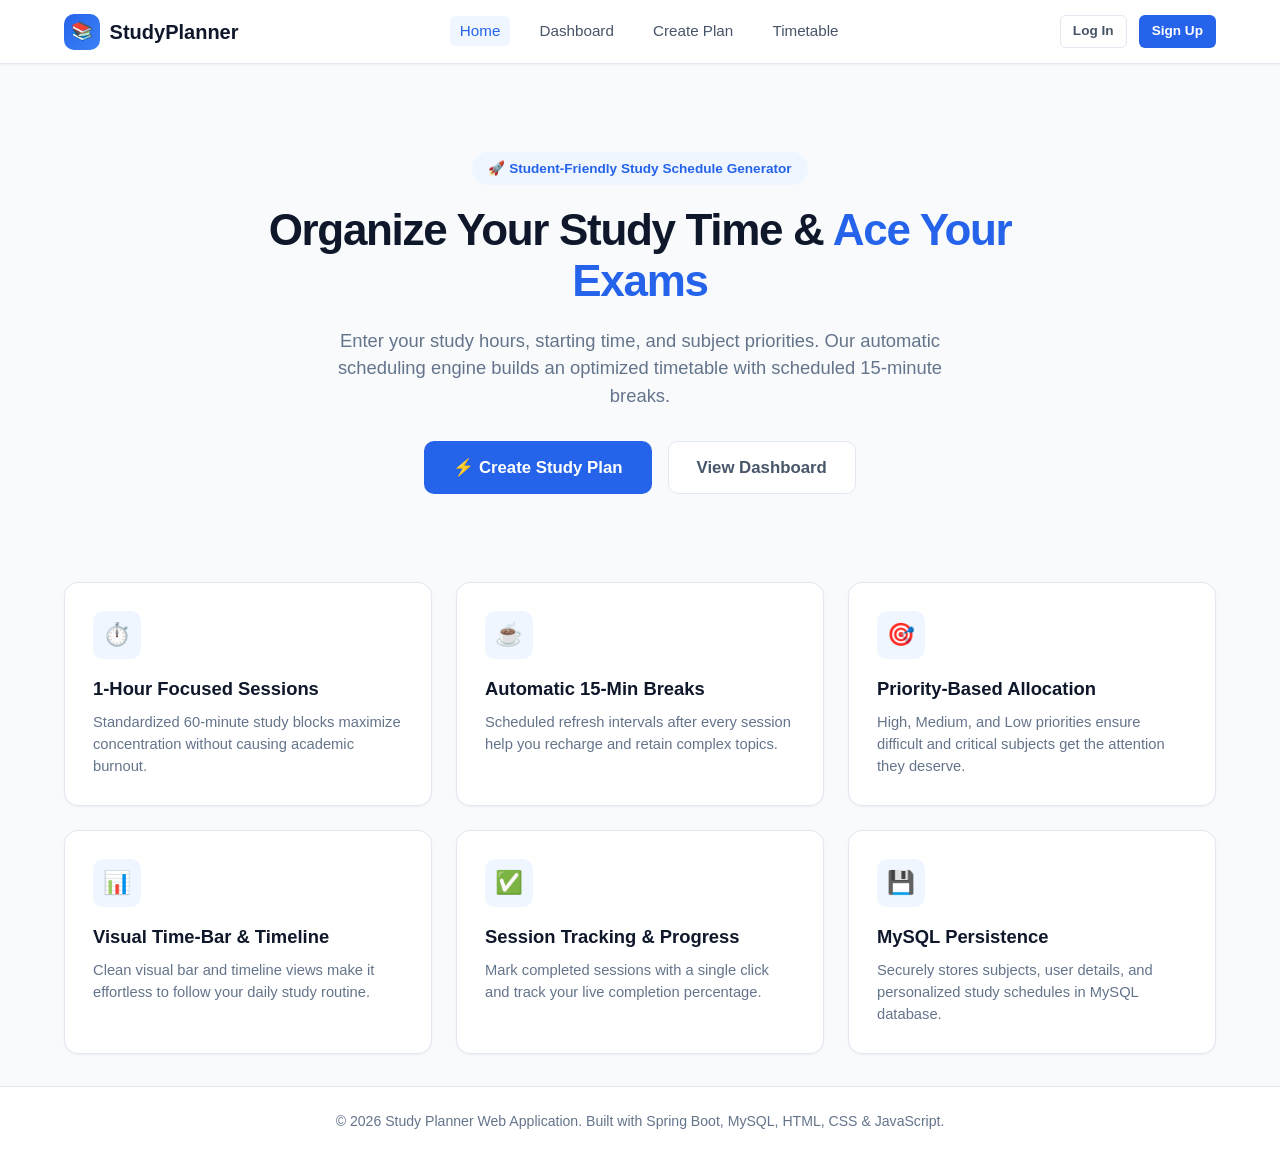
<file: STUDY-PLANNER/Frontend/index.html>
<!DOCTYPE html>
<html lang="en">
<head>
    <meta charset="UTF-8">
    <meta name="viewport" content="width=device-width, initial-scale=1.0">
    <title>Study Planner - Smart Timetable Generator</title>
    <link rel="stylesheet" href="style.css">
</head>
<body>

    <!-- NAVBAR -->
    <nav class="navbar">
        <div class="nav-container">
            <a href="index.html" class="brand">
                <span class="brand-icon">📚</span>
                <span>StudyPlanner</span>
            </a>
            <ul class="nav-links" id="navLinks">
                <li><a href="index.html" class="active">Home</a></li>
                <li><a href="dashboard.html">Dashboard</a></li>
                <li><a href="planner.html">Create Plan</a></li>
                <li><a href="schedule.html">Timetable</a></li>
            </ul>
            <div class="nav-user" id="navUserContainer">
                <!-- Injected by script.js -->
            </div>
        </div>
    </nav>

    <!-- HERO SECTION -->
    <main class="main-content">
        <section class="hero">
            <div class="hero-badge">🚀 Student-Friendly Study Schedule Generator</div>
            <h1 class="hero-title">Organize Your Study Time & <span>Ace Your Exams</span></h1>
            <p class="hero-subtitle">
                Enter your study hours, starting time, and subject priorities.
                Our automatic scheduling engine builds an optimized timetable with scheduled 15-minute breaks.
            </p>
            <div class="hero-actions">
                <a href="planner.html" class="btn btn-primary btn-lg">⚡ Create Study Plan</a>
                <a href="dashboard.html" class="btn btn-secondary btn-lg">View Dashboard</a>
            </div>
        </section>

        <!-- FEATURES GRID -->
        <section class="features-grid">
            <div class="feature-card">
                <div class="feature-icon">⏱️</div>
                <h3>1-Hour Focused Sessions</h3>
                <p>Standardized 60-minute study blocks maximize concentration without causing academic burnout.</p>
            </div>
            <div class="feature-card">
                <div class="feature-icon">☕</div>
                <h3>Automatic 15-Min Breaks</h3>
                <p>Scheduled refresh intervals after every session help you recharge and retain complex topics.</p>
            </div>
            <div class="feature-card">
                <div class="feature-icon">🎯</div>
                <h3>Priority-Based Allocation</h3>
                <p>High, Medium, and Low priorities ensure difficult and critical subjects get the attention they deserve.</p>
            </div>
            <div class="feature-card">
                <div class="feature-icon">📊</div>
                <h3>Visual Time-Bar & Timeline</h3>
                <p>Clean visual bar and timeline views make it effortless to follow your daily study routine.</p>
            </div>
            <div class="feature-card">
                <div class="feature-icon">✅</div>
                <h3>Session Tracking & Progress</h3>
                <p>Mark completed sessions with a single click and track your live completion percentage.</p>
            </div>
            <div class="feature-card">
                <div class="feature-icon">💾</div>
                <h3>MySQL Persistence</h3>
                <p>Securely stores subjects, user details, and personalized study schedules in MySQL database.</p>
            </div>
        </section>
    </main>

    <!-- FOOTER -->
    <footer class="footer">
        <p>&copy; 2026 Study Planner Web Application. Built with Spring Boot, MySQL, HTML, CSS & JavaScript.</p>
    </footer>

    <script src="script.js"></script>
    <script>
        document.addEventListener('DOMContentLoaded', setupNavbar);
    </script>
</body>
</html>
</file>
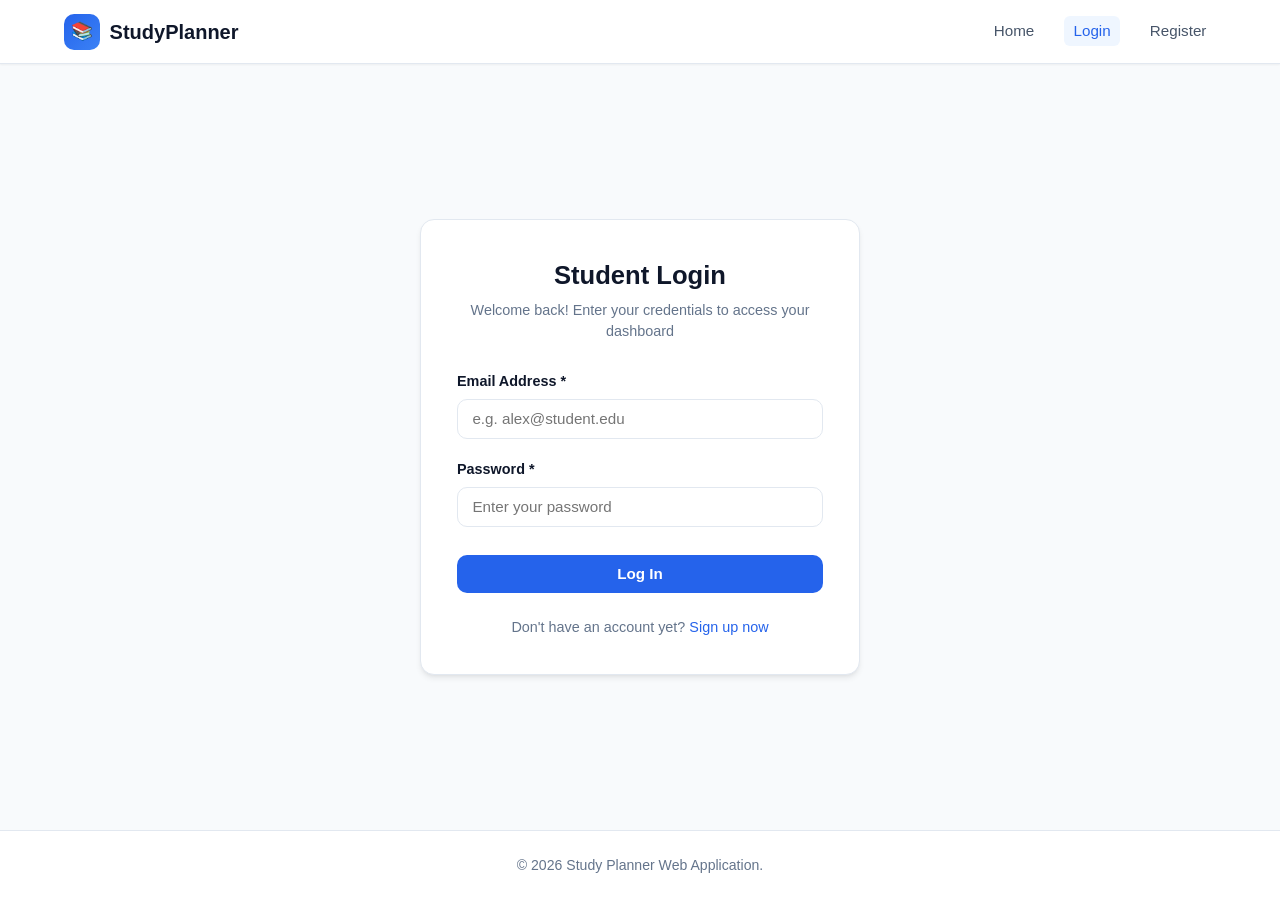
<file: STUDY-PLANNER/Frontend/dashboard.html>
<!DOCTYPE html>
<html lang="en">
<head>
    <meta charset="UTF-8">
    <meta name="viewport" content="width=device-width, initial-scale=1.0">
    <title>Student Dashboard - Study Planner</title>
    <link rel="stylesheet" href="style.css">
</head>
<body>

    <!-- NAVBAR -->
    <nav class="navbar">
        <div class="nav-container">
            <a href="index.html" class="brand">
                <span class="brand-icon">📚</span>
                <span>StudyPlanner</span>
            </a>
            <ul class="nav-links">
                <li><a href="dashboard.html" class="active">Dashboard</a></li>
                <li><a href="planner.html">Create Plan</a></li>
                <li><a href="schedule.html">Timetable</a></li>
            </ul>
            <div class="nav-user" id="navUserContainer">
                <!-- Injected by script.js -->
            </div>
        </div>
    </nav>

    <!-- MAIN DASHBOARD CONTENT -->
    <main class="main-content">
        <div class="page-header">
            <div>
                <h1 class="page-title">Welcome, <span id="welcomeName">Student</span>! 👋</h1>
                <p class="page-subtitle">Track your study progress, manage subjects, and follow your schedule.</p>
            </div>
            <div style="display: flex; gap: 0.75rem;">
                <a href="planner.html" class="btn btn-primary">⚡ Create Study Plan</a>
                <a href="schedule.html" class="btn btn-secondary">📅 View Timetable</a>
            </div>
        </div>

        <!-- STAT CARDS -->
        <div class="stats-grid">
            <div class="stat-card">
                <div class="stat-icon blue">📚</div>
                <div class="stat-info">
                    <h3 id="statTotalSubjects">0</h3>
                    <p>Total Subjects</p>
                </div>
            </div>

            <div class="stat-card">
                <div class="stat-icon purple">⏱️</div>
                <div class="stat-info">
                    <h3 id="statTotalHours">0h</h3>
                    <p>Planned Study Hours</p>
                </div>
            </div>

            <div class="stat-card">
                <div class="stat-icon green">✅</div>
                <div class="stat-info">
                    <h3 id="statCompletedSessions">0</h3>
                    <p>Completed Sessions</p>
                </div>
            </div>

            <div class="stat-card">
                <div class="stat-icon amber">⏳</div>
                <div class="stat-info">
                    <h3 id="statPendingSessions">0</h3>
                    <p>Pending Sessions</p>
                </div>
            </div>
        </div>

        <!-- PROGRESS SECTION -->
        <div class="progress-container">
            <div class="progress-header">
                <span class="progress-label">Overall Study Completion</span>
                <span class="progress-value" id="progressPercentageText">0%</span>
            </div>
            <div class="progress-bar-bg">
                <div class="progress-bar-fill" id="progressBarFill" style="width: 0%;"></div>
            </div>
            <div class="progress-stats">
                <div class="stat-item">
                    <span class="stat-num" id="dashTotalSessions">0</span>
                    <span class="stat-desc">Total Sessions</span>
                </div>
                <div class="stat-item">
                    <span class="stat-num" id="dashCompletedSessions" style="color: #10b981;">0</span>
                    <span class="stat-desc">Completed Sessions</span>
                </div>
                <div class="stat-item">
                    <span class="stat-num" id="dashPendingSessions" style="color: #f59e0b;">0</span>
                    <span class="stat-desc">Pending Sessions</span>
                </div>
            </div>
        </div>

        <!-- SUBJECTS SUMMARY CARD -->
        <div class="card">
            <div style="display: flex; justify-content: space-between; align-items: center; margin-bottom: 1rem;">
                <h2 class="card-title">📖 My Enrolled Subjects</h2>
                <a href="planner.html" class="btn btn-sm btn-secondary">+ Manage Subjects</a>
            </div>
            <div id="dashboardSubjectList">
                <div style="text-align: center; padding: 1.5rem; color: var(--text-muted);">
                    Loading subjects...
                </div>
            </div>
        </div>
    </main>

    <!-- FOOTER -->
    <footer class="footer">
        <p>&copy; 2026 Study Planner Web Application.</p>
    </footer>

    <script src="script.js"></script>
    <script>
        document.addEventListener('DOMContentLoaded', () => {
            setupNavbar();
            initDashboardPage();
        });
    </script>
</body>
</html>
</file>
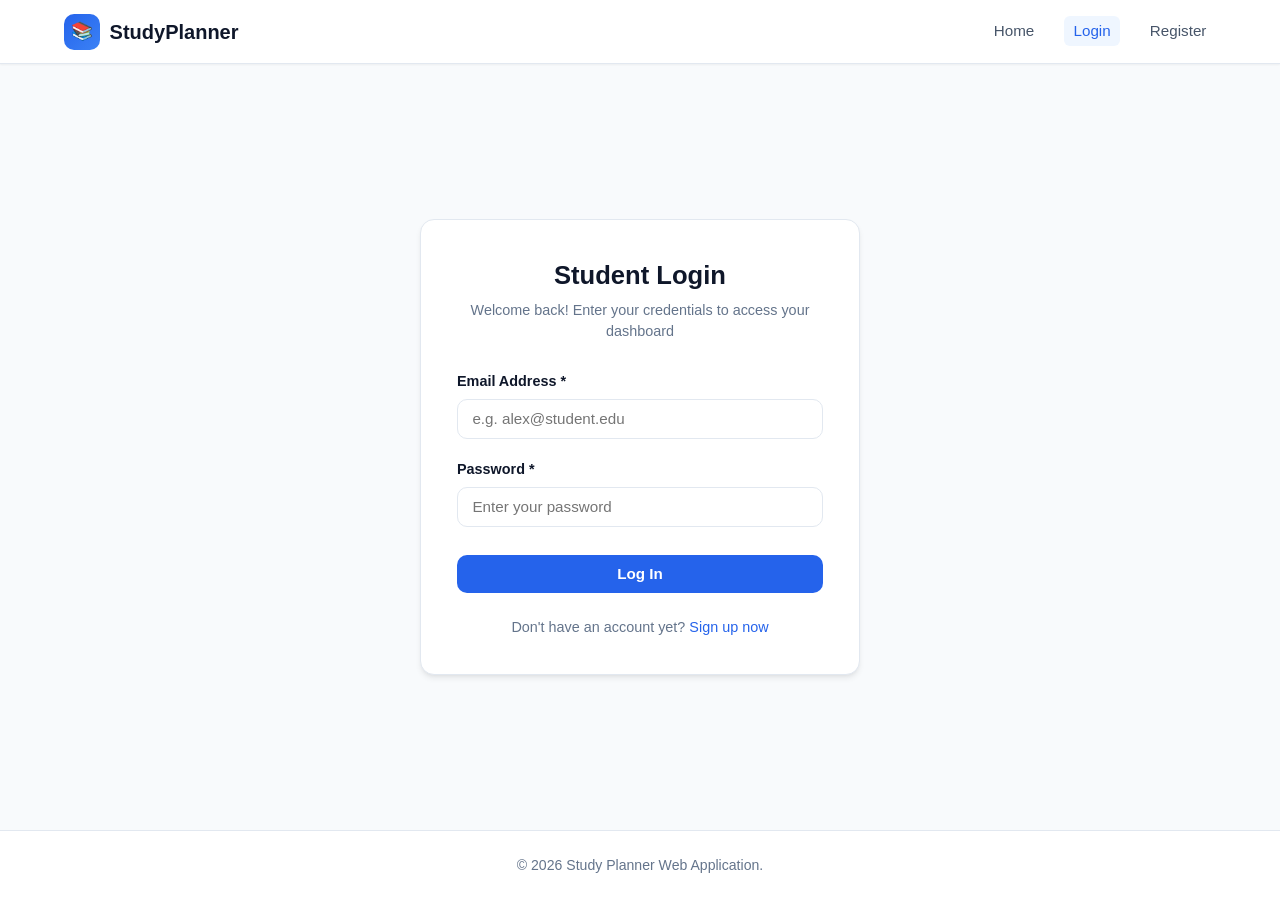
<file: STUDY-PLANNER/Frontend/login.html>
<!DOCTYPE html>
<html lang="en">
<head>
    <meta charset="UTF-8">
    <meta name="viewport" content="width=device-width, initial-scale=1.0">
    <title>Student Login - Study Planner</title>
    <link rel="stylesheet" href="style.css">
</head>
<body>

    <!-- NAVBAR -->
    <nav class="navbar">
        <div class="nav-container">
            <a href="index.html" class="brand">
                <span class="brand-icon">📚</span>
                <span>StudyPlanner</span>
            </a>
            <ul class="nav-links">
                <li><a href="index.html">Home</a></li>
                <li><a href="login.html" class="active">Login</a></li>
                <li><a href="register.html">Register</a></li>
            </ul>
        </div>
    </nav>

    <!-- LOGIN CONTAINER -->
    <div class="auth-wrapper">
        <div class="auth-card">
            <div class="auth-header">
                <h1>Student Login</h1>
                <p>Welcome back! Enter your credentials to access your dashboard</p>
            </div>

            <div id="alertBox"></div>

            <form id="loginForm" novalidate>
                <div class="form-group">
                    <label class="form-label" for="email">Email Address *</label>
                    <input type="email" id="email" class="form-control" placeholder="e.g. alex@student.edu" required>
                </div>

                <div class="form-group">
                    <label class="form-label" for="password">Password *</label>
                    <input type="password" id="password" class="form-control" placeholder="Enter your password" required>
                </div>

                <button type="submit" id="submitBtn" class="btn btn-primary" style="width: 100%; margin-top: 0.5rem;">
                    Log In
                </button>
            </form>

            <div class="auth-footer">
                Don't have an account yet? <a href="register.html">Sign up now</a>
            </div>
        </div>
    </div>

    <!-- FOOTER -->
    <footer class="footer">
        <p>&copy; 2026 Study Planner Web Application.</p>
    </footer>

    <script src="script.js"></script>
    <script>
        document.addEventListener('DOMContentLoaded', () => {
            setupNavbar();
            initLoginPage();
        });
    </script>
</body>
</html>
</file>
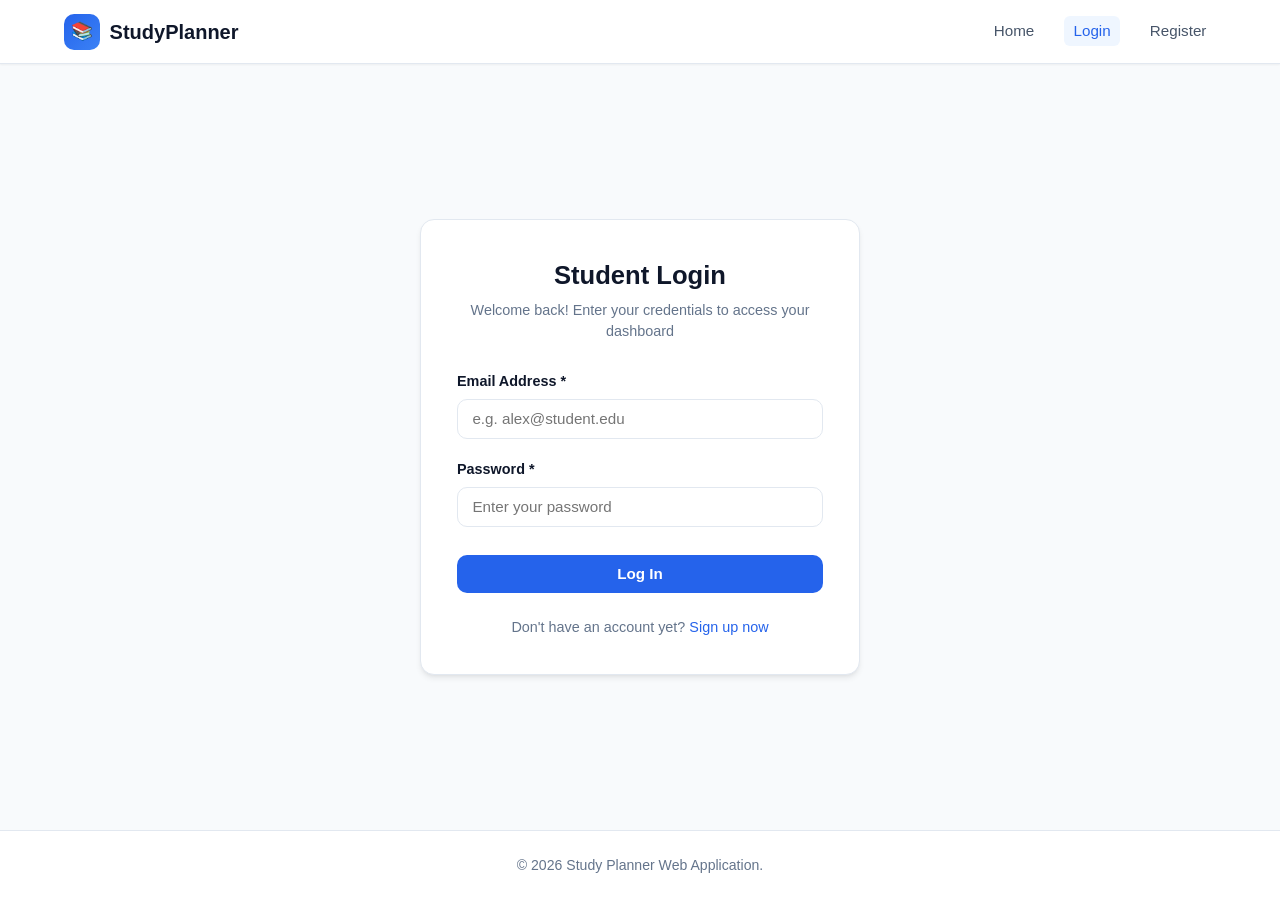
<file: STUDY-PLANNER/Frontend/planner.html>
<!DOCTYPE html>
<html lang="en">
<head>
    <meta charset="UTF-8">
    <meta name="viewport" content="width=device-width, initial-scale=1.0">
    <title>Create Study Plan - Study Planner</title>
    <link rel="stylesheet" href="style.css">
</head>
<body>

    <!-- NAVBAR -->
    <nav class="navbar">
        <div class="nav-container">
            <a href="index.html" class="brand">
                <span class="brand-icon">📚</span>
                <span>StudyPlanner</span>
            </a>
            <ul class="nav-links">
                <li><a href="dashboard.html">Dashboard</a></li>
                <li><a href="planner.html" class="active">Create Plan</a></li>
                <li><a href="schedule.html">Timetable</a></li>
            </ul>
            <div class="nav-user" id="navUserContainer">
                <!-- Injected by script.js -->
            </div>
        </div>
    </nav>

    <!-- PLANNER MAIN -->
    <main class="main-content">
        <div class="page-header">
            <div>
                <h1 class="page-title">Create Study Plan</h1>
                <p class="page-subtitle">Configure your study hours, starting time, and subject priorities.</p>
            </div>
        </div>

        <div id="plannerAlert"></div>

        <div style="display: grid; grid-template-columns: repeat(auto-fit, minmax(320px, 1fr)); gap: 1.5rem; margin-bottom: 2rem;">
            <!-- STEP 1: TIME PARAMETERS -->
            <div class="card">
                <h2 class="card-title">🕒 1. Study Parameters</h2>
                <form id="generateScheduleForm" novalidate>
                    <div class="form-group">
                        <label class="form-label" for="studyHours">Available Study Hours *</label>
                        <input type="number" id="studyHours" class="form-control" min="1" max="16" value="4" required>
                        <div class="form-hint">Total hours you plan to dedicate to study sessions (e.g. 4 hours).</div>
                    </div>

                    <div class="form-group">
                        <label class="form-label" for="startTime">Starting Time *</label>
                        <input type="time" id="startTime" class="form-control" value="09:00" required>
                        <div class="form-hint">Time you want your first session to begin (e.g. 09:00 AM).</div>
                    </div>

                    <div class="form-group">
                        <label class="form-label">Break Duration (Automatic)</label>
                        <input type="text" class="form-control" value="15 Minutes after every 1-hour session" disabled style="background-color: var(--bg-subtle);">
                        <div class="form-hint">Standardized rest breaks are automatically scheduled to keep your mind fresh.</div>
                    </div>

                    <button type="submit" id="generateScheduleBtn" class="btn btn-primary btn-lg" style="width: 100%; margin-top: 1rem;">
                        ⚡ Generate Schedule
                    </button>
                </form>
            </div>

            <!-- STEP 2: ADD SUBJECT -->
            <div class="card">
                <h2 class="card-title">➕ 2. Add New Subject</h2>
                <div id="subjectAlert"></div>
                <form id="addSubjectForm">
                    <div class="form-group">
                        <label class="form-label" for="subjectNameInput">Subject Name *</label>
                        <input type="text" id="subjectNameInput" class="form-control" placeholder="e.g. Java, DBMS, Networking, Web Tech" required>
                    </div>

                    <div class="form-group">
                        <label class="form-label" for="subjectPriorityInput">Priority Level *</label>
                        <select id="subjectPriorityInput" class="form-control" required>
                            <option value="High">High (Needs maximum attention / difficult)</option>
                            <option value="Medium" selected>Medium (Standard focus)</option>
                            <option value="Low">Low (Review / revision)</option>
                        </select>
                        <div class="form-hint">High priority subjects will be allocated more study slots.</div>
                    </div>

                    <button type="submit" class="btn btn-secondary" style="width: 100%; margin-top: 1rem;">
                        + Add Subject to List
                    </button>
                </form>
            </div>
        </div>

        <!-- SUBJECT LIST / MANAGEMENT -->
        <div class="card">
            <div style="display: flex; justify-content: space-between; align-items: center; margin-bottom: 1rem;">
                <h2 class="card-title">📋 Subject List & Priority Matrix</h2>
                <span style="font-size: 0.85rem; color: var(--text-muted);">Edit or delete subjects anytime</span>
            </div>
            
            <div id="subjectsTableContainer">
                <div style="text-align: center; padding: 2rem; color: var(--text-muted);">
                    Loading subjects...
                </div>
            </div>
        </div>
    </main>

    <!-- FOOTER -->
    <footer class="footer">
        <p>&copy; 2026 Study Planner Web Application.</p>
    </footer>

    <script src="script.js"></script>
    <script>
        document.addEventListener('DOMContentLoaded', () => {
            setupNavbar();
            initPlannerPage();
        });
    </script>
</body>
</html>
</file>
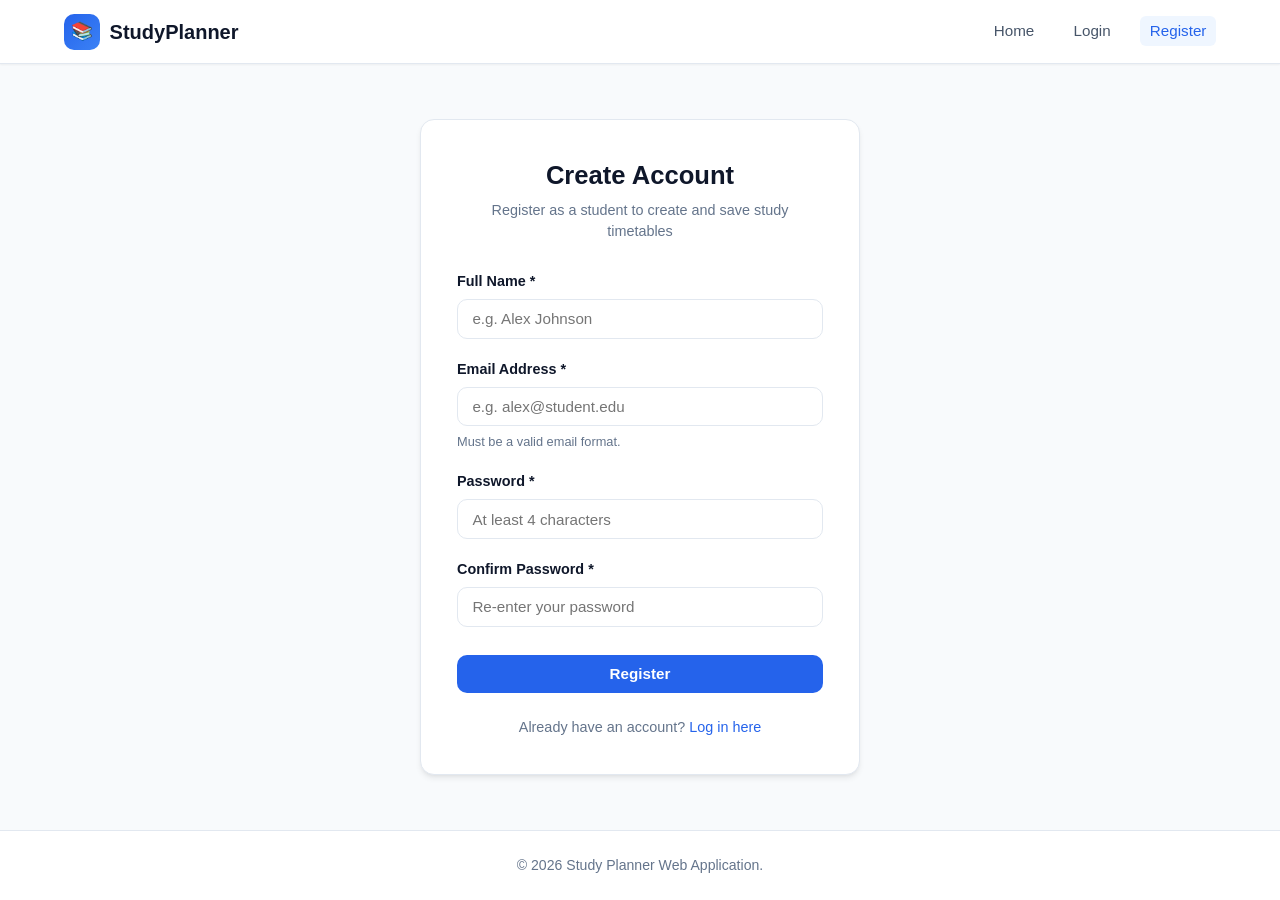
<file: STUDY-PLANNER/Frontend/register.html>
<!DOCTYPE html>
<html lang="en">
<head>
    <meta charset="UTF-8">
    <meta name="viewport" content="width=device-width, initial-scale=1.0">
    <title>Student Registration - Study Planner</title>
    <link rel="stylesheet" href="style.css">
</head>
<body>

    <!-- NAVBAR -->
    <nav class="navbar">
        <div class="nav-container">
            <a href="index.html" class="brand">
                <span class="brand-icon">📚</span>
                <span>StudyPlanner</span>
            </a>
            <ul class="nav-links">
                <li><a href="index.html">Home</a></li>
                <li><a href="login.html">Login</a></li>
                <li><a href="register.html" class="active">Register</a></li>
            </ul>
        </div>
    </nav>

    <!-- REGISTER CONTAINER -->
    <div class="auth-wrapper">
        <div class="auth-card">
            <div class="auth-header">
                <h1>Create Account</h1>
                <p>Register as a student to create and save study timetables</p>
            </div>

            <div id="alertBox"></div>

            <form id="registerForm" novalidate>
                <div class="form-group">
                    <label class="form-label" for="name">Full Name *</label>
                    <input type="text" id="name" class="form-control" placeholder="e.g. Alex Johnson" required>
                </div>

                <div class="form-group">
                    <label class="form-label" for="email">Email Address *</label>
                    <input type="email" id="email" class="form-control" placeholder="e.g. alex@student.edu" required>
                    <div class="form-hint">Must be a valid email format.</div>
                </div>

                <div class="form-group">
                    <label class="form-label" for="password">Password *</label>
                    <input type="password" id="password" class="form-control" placeholder="At least 4 characters" required>
                </div>

                <div class="form-group">
                    <label class="form-label" for="confirmPassword">Confirm Password *</label>
                    <input type="password" id="confirmPassword" class="form-control" placeholder="Re-enter your password" required>
                </div>

                <button type="submit" id="submitBtn" class="btn btn-primary" style="width: 100%; margin-top: 0.5rem;">
                    Register
                </button>
            </form>

            <div class="auth-footer">
                Already have an account? <a href="login.html">Log in here</a>
            </div>
        </div>
    </div>

    <!-- FOOTER -->
    <footer class="footer">
        <p>&copy; 2026 Study Planner Web Application.</p>
    </footer>

    <script src="script.js"></script>
    <script>
        document.addEventListener('DOMContentLoaded', () => {
            setupNavbar();
            initRegisterPage();
        });
    </script>
</body>
</html>
</file>
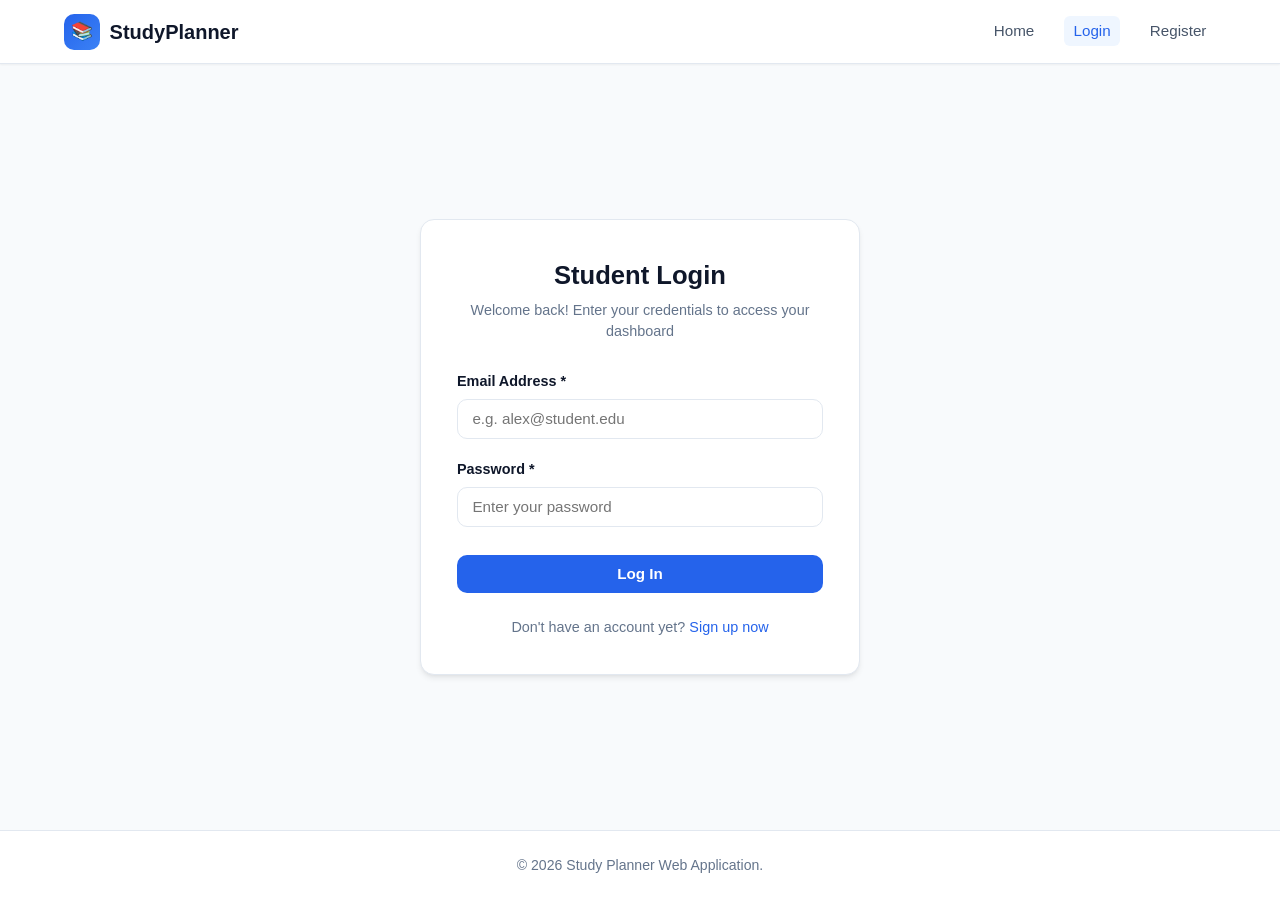
<file: STUDY-PLANNER/Frontend/schedule.html>
<!DOCTYPE html>
<html lang="en">
<head>
    <meta charset="UTF-8">
    <meta name="viewport" content="width=device-width, initial-scale=1.0">
    <title>Generated Timetable & Time-Bar - Study Planner</title>
    <link rel="stylesheet" href="style.css">
</head>
<body>

    <!-- NAVBAR -->
    <nav class="navbar">
        <div class="nav-container">
            <a href="index.html" class="brand">
                <span class="brand-icon">📚</span>
                <span>StudyPlanner</span>
            </a>
            <ul class="nav-links">
                <li><a href="dashboard.html">Dashboard</a></li>
                <li><a href="planner.html">Create Plan</a></li>
                <li><a href="schedule.html" class="active">Timetable</a></li>
            </ul>
            <div class="nav-user" id="navUserContainer">
                <!-- Injected by script.js -->
            </div>
        </div>
    </nav>

    <!-- SCHEDULE MAIN -->
    <main class="main-content">
        <div class="page-header">
            <div>
                <h1 class="page-title">Study Timetable & Time-Bar</h1>
                <p class="page-subtitle">Interactive study schedule with automatic 1-hour sessions and 15-minute breaks.</p>
            </div>
            <div style="display: flex; gap: 0.75rem; flex-wrap: wrap;">
                <a href="planner.html" class="btn btn-secondary">✏️ Modify Plan</a>
                <button class="btn btn-danger" onclick="clearUserSchedule()">🗑️ Reset Schedule</button>
            </div>
        </div>

        <!-- PROGRESS SECTION -->
        <div class="progress-container">
            <div class="progress-header">
                <span class="progress-label">Live Study Progress</span>
                <span class="progress-value" id="schedProgressPercent">0%</span>
            </div>
            <div class="progress-bar-bg">
                <div class="progress-bar-fill" id="schedProgressBarFill" style="width: 0%;"></div>
            </div>
            <div class="progress-stats">
                <div class="stat-item">
                    <span class="stat-num" id="schedTotalSessions">0</span>
                    <span class="stat-desc">Total Study Sessions</span>
                </div>
                <div class="stat-item">
                    <span class="stat-num" id="schedCompletedSessions" style="color: #10b981;">0</span>
                    <span class="stat-desc">Completed Sessions</span>
                </div>
                <div class="stat-item">
                    <span class="stat-num" id="schedPendingSessions" style="color: #f59e0b;">0</span>
                    <span class="stat-desc">Pending Sessions</span>
                </div>
            </div>
        </div>

        <!-- VISUAL TIME-BAR (CONTINUOUS DAY TIMELINE) -->
        <div class="card" style="margin-bottom: 2rem;">
            <div style="display: flex; justify-content: space-between; align-items: center; margin-bottom: 0.75rem;">
                <h2 class="card-title">📊 Visual Time-Bar Overview</h2>
                <div style="display: flex; gap: 0.75rem; font-size: 0.8rem; align-items: center;">
                    <span style="display: inline-flex; align-items: center; gap: 0.25rem;"><span style="display: inline-block; width: 10px; height: 10px; background: #ef4444; border-radius: 2px;"></span> High</span>
                    <span style="display: inline-flex; align-items: center; gap: 0.25rem;"><span style="display: inline-block; width: 10px; height: 10px; background: #f59e0b; border-radius: 2px;"></span> Med</span>
                    <span style="display: inline-flex; align-items: center; gap: 0.25rem;"><span style="display: inline-block; width: 10px; height: 10px; background: #3b82f6; border-radius: 2px;"></span> Low</span>
                    <span style="display: inline-flex; align-items: center; gap: 0.25rem;"><span style="display: inline-block; width: 10px; height: 10px; background: #10b981; border-radius: 2px;"></span> Break</span>
                </div>
            </div>
            <p style="font-size: 0.85rem; color: var(--text-muted); margin-bottom: 1rem;">
                Proportional time bar representation of your daily study blocks and rest intervals.
            </p>
            <div id="timebarSummary" class="timebar-summary">
                <!-- Injected dynamically by script.js -->
            </div>
        </div>

        <!-- TIMELINE SESSION CARDS -->
        <div>
            <h2 class="card-title" style="margin-bottom: 1rem;">🗓️ Session-by-Session Schedule</h2>
            <div id="timelineContainer" class="timeline-list">
                <div style="text-align: center; padding: 2rem; color: var(--text-muted);">
                    Loading timetable...
                </div>
            </div>
        </div>
    </main>

    <!-- FOOTER -->
    <footer class="footer">
        <p>&copy; 2026 Study Planner Web Application.</p>
    </footer>

    <script src="script.js"></script>
    <script>
        document.addEventListener('DOMContentLoaded', () => {
            setupNavbar();
            initSchedulePage();
        });
    </script>
</body>
</html>
</file>
<file: STUDY-PLANNER/Frontend/style.css>
/* ==========================================================================
   STUDY PLANNER - MODERN STUDENT FRIENDLY STYLESHEET
   ========================================================================== */

:root {
  --primary: #2563eb;
  --primary-hover: #1d4ed8;
  --primary-light: #eff6ff;
  --primary-border: #bfdbfe;

  --secondary: #475569;
  --text-main: #0f172a;
  --text-muted: #64748b;
  --text-light: #94a3b8;

  --bg-page: #f8fafc;
  --bg-card: #ffffff;
  --bg-subtle: #f1f5f9;

  --border: #e2e8f0;
  --border-focus: #3b82f6;

  /* Priority Colors */
  --priority-high-bg: #fee2e2;
  --priority-high-text: #991b1b;
  --priority-high-border: #fca5a5;

  --priority-medium-bg: #fef3c7;
  --priority-medium-text: #92400e;
  --priority-medium-border: #fcd34d;

  --priority-low-bg: #e0f2fe;
  --priority-low-text: #075985;
  --priority-low-border: #7dd3fc;

  /* Status Colors */
  --status-completed-bg: #dcfce7;
  --status-completed-text: #166534;
  --status-pending-bg: #f1f5f9;
  --status-pending-text: #475569;

  /* Break Colors */
  --break-bg: #ecfdf5;
  --break-text: #065f46;
  --break-border: #a7f3d0;

  --radius-sm: 6px;
  --radius-md: 10px;
  --radius-lg: 14px;
  --radius-full: 9999px;

  --shadow-sm: 0 1px 2px 0 rgb(0 0 0 / 0.05);
  --shadow-md: 0 4px 6px -1px rgb(0 0 0 / 0.08), 0 2px 4px -2px rgb(0 0 0 / 0.06);
  --shadow-lg: 0 10px 15px -3px rgb(0 0 0 / 0.1), 0 4px 6px -4px rgb(0 0 0 / 0.08);

  --font-sans: -apple-system, BlinkMacSystemFont, "Segoe UI", Roboto, "Helvetica Neue", Arial, sans-serif;
}

/* Base Reset */
*, *::before, *::after {
  box-sizing: border-box;
  margin: 0;
  padding: 0;
}

body {
  font-family: var(--font-sans);
  background-color: var(--bg-page);
  color: var(--text-main);
  line-height: 1.5;
  min-height: 100vh;
  display: flex;
  flex-direction: column;
}

a {
  color: var(--primary);
  text-decoration: none;
  font-weight: 500;
}

a:hover {
  text-decoration: underline;
}

/* ==========================================================================
   NAVBAR
   ========================================================================== */
.navbar {
  background-color: var(--bg-card);
  border-bottom: 1px solid var(--border);
  position: sticky;
  top: 0;
  z-index: 100;
  box-shadow: var(--shadow-sm);
}

.nav-container {
  max-width: 1200px;
  margin: 0 auto;
  padding: 0.85rem 1.5rem;
  display: flex;
  align-items: center;
  justify-content: space-between;
  gap: 1rem;
}

.brand {
  display: flex;
  align-items: center;
  gap: 0.6rem;
  font-size: 1.25rem;
  font-weight: 700;
  color: var(--text-main);
  text-decoration: none;
}

.brand-icon {
  display: inline-flex;
  align-items: center;
  justify-content: center;
  width: 36px;
  height: 36px;
  background: linear-gradient(135deg, #2563eb, #3b82f6);
  color: white;
  border-radius: var(--radius-md);
  font-size: 1.1rem;
}

.nav-links {
  display: flex;
  align-items: center;
  gap: 1.25rem;
  list-style: none;
}

.nav-links a {
  color: var(--secondary);
  font-weight: 500;
  font-size: 0.95rem;
  padding: 0.4rem 0.6rem;
  border-radius: var(--radius-sm);
  transition: all 0.2s ease;
  text-decoration: none;
}

.nav-links a:hover,
.nav-links a.active {
  color: var(--primary);
  background-color: var(--primary-light);
}

.nav-user {
  display: flex;
  align-items: center;
  gap: 0.75rem;
}

.user-badge {
  font-size: 0.9rem;
  font-weight: 600;
  background: var(--bg-subtle);
  padding: 0.35rem 0.75rem;
  border-radius: var(--radius-full);
  color: var(--text-main);
  border: 1px solid var(--border);
}

/* ==========================================================================
   LAYOUT CONTAINER
   ========================================================================== */
.main-content {
  flex: 1;
  max-width: 1200px;
  width: 100%;
  margin: 0 auto;
  padding: 2rem 1.5rem;
}

.page-header {
  margin-bottom: 2rem;
  display: flex;
  justify-content: space-between;
  align-items: flex-start;
  flex-wrap: wrap;
  gap: 1rem;
}

.page-title {
  font-size: 1.85rem;
  font-weight: 700;
  color: var(--text-main);
  letter-spacing: -0.02em;
}

.page-subtitle {
  color: var(--text-muted);
  font-size: 0.95rem;
  margin-top: 0.25rem;
}

/* ==========================================================================
   BUTTONS
   ========================================================================== */
.btn {
  display: inline-flex;
  align-items: center;
  justify-content: center;
  gap: 0.5rem;
  padding: 0.6rem 1.2rem;
  font-size: 0.95rem;
  font-weight: 600;
  border-radius: var(--radius-md);
  border: 1px solid transparent;
  cursor: pointer;
  transition: all 0.2s ease;
  text-decoration: none;
  font-family: inherit;
}

.btn-primary {
  background-color: var(--primary);
  color: #ffffff;
}

.btn-primary:hover {
  background-color: var(--primary-hover);
  text-decoration: none;
  box-shadow: var(--shadow-sm);
}

.btn-secondary {
  background-color: #ffffff;
  color: var(--secondary);
  border-color: var(--border);
}

.btn-secondary:hover {
  background-color: var(--bg-subtle);
  color: var(--text-main);
  text-decoration: none;
}

.btn-success {
  background-color: #10b981;
  color: #ffffff;
}

.btn-success:hover {
  background-color: #059669;
}

.btn-danger {
  background-color: #ffffff;
  color: #dc2626;
  border-color: #fca5a5;
}

.btn-danger:hover {
  background-color: #fee2e2;
}

.btn-sm {
  padding: 0.35rem 0.75rem;
  font-size: 0.85rem;
  border-radius: var(--radius-sm);
}

.btn-lg {
  padding: 0.8rem 1.75rem;
  font-size: 1.05rem;
}

.btn:disabled {
  opacity: 0.6;
  cursor: not-allowed;
}

/* ==========================================================================
   CARDS
   ========================================================================== */
.card {
  background-color: var(--bg-card);
  border: 1px solid var(--border);
  border-radius: var(--radius-lg);
  padding: 1.5rem;
  box-shadow: var(--shadow-sm);
  transition: box-shadow 0.2s ease;
}

.card:hover {
  box-shadow: var(--shadow-md);
}

.card-title {
  font-size: 1.15rem;
  font-weight: 700;
  color: var(--text-main);
  margin-bottom: 0.75rem;
  display: flex;
  align-items: center;
  gap: 0.5rem;
}

/* ==========================================================================
   FORMS & INPUTS
   ========================================================================== */
.form-group {
  margin-bottom: 1.25rem;
}

.form-label {
  display: block;
  font-size: 0.9rem;
  font-weight: 600;
  color: var(--text-main);
  margin-bottom: 0.4rem;
}

.form-control {
  width: 100%;
  padding: 0.65rem 0.9rem;
  font-size: 0.95rem;
  border: 1px solid var(--border);
  border-radius: var(--radius-md);
  background-color: #ffffff;
  color: var(--text-main);
  font-family: inherit;
  transition: border-color 0.2s, box-shadow 0.2s;
}

.form-control:focus {
  outline: none;
  border-color: var(--border-focus);
  box-shadow: 0 0 0 3px rgba(59, 130, 246, 0.15);
}

.form-hint {
  font-size: 0.8rem;
  color: var(--text-muted);
  margin-top: 0.35rem;
}

.form-row {
  display: grid;
  grid-template-columns: repeat(auto-fit, minmax(220px, 1fr));
  gap: 1rem;
}

/* ==========================================================================
   ALERT BANNERS
   ========================================================================== */
.alert {
  padding: 0.85rem 1.2rem;
  border-radius: var(--radius-md);
  margin-bottom: 1.25rem;
  font-size: 0.92rem;
  display: flex;
  align-items: center;
  gap: 0.6rem;
}

.alert-success {
  background-color: #ecfdf5;
  color: #065f46;
  border: 1px solid #a7f3d0;
}

.alert-error {
  background-color: #fef2f2;
  color: #991b1b;
  border: 1px solid #fecaca;
}

.alert-info {
  background-color: #eff6ff;
  color: #1e40af;
  border: 1px solid #bfdbfe;
}

/* ==========================================================================
   PRIORITY & STATUS BADGES
   ========================================================================== */
.badge {
  display: inline-flex;
  align-items: center;
  gap: 0.35rem;
  padding: 0.25rem 0.65rem;
  font-size: 0.75rem;
  font-weight: 700;
  text-transform: uppercase;
  letter-spacing: 0.04em;
  border-radius: var(--radius-full);
  border: 1px solid transparent;
}

.badge-high {
  background-color: var(--priority-high-bg);
  color: var(--priority-high-text);
  border-color: var(--priority-high-border);
}

.badge-medium {
  background-color: var(--priority-medium-bg);
  color: var(--priority-medium-text);
  border-color: var(--priority-medium-border);
}

.badge-low {
  background-color: var(--priority-low-bg);
  color: var(--priority-low-text);
  border-color: var(--priority-low-border);
}

.badge-completed {
  background-color: var(--status-completed-bg);
  color: var(--status-completed-text);
}

.badge-pending {
  background-color: var(--status-pending-bg);
  color: var(--status-pending-text);
}

/* ==========================================================================
   PROGRESS BAR
   ========================================================================== */
.progress-container {
  background: var(--bg-card);
  border: 1px solid var(--border);
  border-radius: var(--radius-lg);
  padding: 1.5rem;
  margin-bottom: 2rem;
  box-shadow: var(--shadow-sm);
}

.progress-header {
  display: flex;
  justify-content: space-between;
  align-items: baseline;
  margin-bottom: 0.6rem;
}

.progress-label {
  font-weight: 700;
  font-size: 1rem;
  color: var(--text-main);
}

.progress-value {
  font-size: 1.4rem;
  font-weight: 800;
  color: var(--primary);
}

.progress-bar-bg {
  width: 100%;
  height: 14px;
  background-color: #e2e8f0;
  border-radius: var(--radius-full);
  overflow: hidden;
  position: relative;
}

.progress-bar-fill {
  height: 100%;
  background: linear-gradient(90deg, #3b82f6, #10b981);
  border-radius: var(--radius-full);
  transition: width 0.4s ease-in-out;
  width: 0%;
}

.progress-stats {
  display: grid;
  grid-template-columns: repeat(auto-fit, minmax(130px, 1fr));
  gap: 1rem;
  margin-top: 1.25rem;
  padding-top: 1rem;
  border-top: 1px solid var(--border);
}

.stat-item {
  display: flex;
  flex-direction: column;
}

.stat-item .stat-num {
  font-size: 1.35rem;
  font-weight: 800;
  color: var(--text-main);
}

.stat-item .stat-desc {
  font-size: 0.8rem;
  color: var(--text-muted);
}

/* ==========================================================================
   DASHBOARD CARDS
   ========================================================================== */
.stats-grid {
  display: grid;
  grid-template-columns: repeat(auto-fit, minmax(210px, 1fr));
  gap: 1.25rem;
  margin-bottom: 2rem;
}

.stat-card {
  background: var(--bg-card);
  border: 1px solid var(--border);
  border-radius: var(--radius-lg);
  padding: 1.25rem;
  display: flex;
  align-items: center;
  gap: 1rem;
  box-shadow: var(--shadow-sm);
}

.stat-icon {
  width: 48px;
  height: 48px;
  border-radius: var(--radius-md);
  display: flex;
  align-items: center;
  justify-content: center;
  font-size: 1.35rem;
}

.stat-icon.blue { background-color: #eff6ff; color: #2563eb; }
.stat-icon.green { background-color: #ecfdf5; color: #059669; }
.stat-icon.amber { background-color: #fef3c7; color: #d97706; }
.stat-icon.purple { background-color: #f3e8ff; color: #7c3aed; }

.stat-info h3 {
  font-size: 1.6rem;
  font-weight: 800;
  line-height: 1.1;
  color: var(--text-main);
}

.stat-info p {
  font-size: 0.85rem;
  color: var(--text-muted);
  margin-top: 0.2rem;
}

/* ==========================================================================
   TABLES
   ========================================================================== */
.table-responsive {
  width: 100%;
  overflow-x: auto;
}

.data-table {
  width: 100%;
  border-collapse: collapse;
  font-size: 0.95rem;
}

.data-table th {
  background-color: var(--bg-subtle);
  color: var(--secondary);
  font-weight: 600;
  text-align: left;
  padding: 0.75rem 1rem;
  border-bottom: 1px solid var(--border);
}

.data-table td {
  padding: 0.85rem 1rem;
  border-bottom: 1px solid var(--border);
  vertical-align: middle;
}

.data-table tr:last-child td {
  border-bottom: none;
}

.data-table tr:hover {
  background-color: #f8fafc;
}

/* ==========================================================================
   TIMELINE / TIME-BAR VIEW
   ========================================================================== */
.timebar-summary {
  display: flex;
  height: 38px;
  border-radius: var(--radius-md);
  overflow: hidden;
  margin-bottom: 2rem;
  border: 1px solid var(--border);
  box-shadow: var(--shadow-sm);
}

.timebar-segment {
  display: flex;
  align-items: center;
  justify-content: center;
  font-size: 0.75rem;
  font-weight: 700;
  color: white;
  padding: 0 0.5rem;
  white-space: nowrap;
  overflow: hidden;
  text-overflow: ellipsis;
  transition: opacity 0.2s;
}

.timebar-segment:hover {
  opacity: 0.9;
}

.timebar-segment.study-high { background-color: #ef4444; }
.timebar-segment.study-medium { background-color: #f59e0b; }
.timebar-segment.study-low { background-color: #3b82f6; }
.timebar-segment.break-seg { background-color: #10b981; color: #ffffff; }

/* Timeline List */
.timeline-list {
  display: flex;
  flex-direction: column;
  gap: 1rem;
  position: relative;
}

.session-card {
  background: var(--bg-card);
  border: 1px solid var(--border);
  border-radius: var(--radius-lg);
  padding: 1.25rem;
  display: flex;
  align-items: center;
  justify-content: space-between;
  flex-wrap: wrap;
  gap: 1rem;
  box-shadow: var(--shadow-sm);
  transition: all 0.2s ease;
  position: relative;
}

.session-card:hover {
  border-color: var(--primary-border);
  box-shadow: var(--shadow-md);
}

.session-card.completed {
  background-color: #f8fafc;
  border-color: #bbf7d0;
}

.session-card.completed .session-name {
  text-decoration: line-through;
  color: var(--text-muted);
}

.session-time {
  display: flex;
  flex-direction: column;
  min-width: 140px;
}

.time-range {
  font-size: 1.05rem;
  font-weight: 700;
  color: var(--text-main);
  letter-spacing: -0.01em;
}

.time-duration {
  font-size: 0.8rem;
  color: var(--text-muted);
}

.session-main {
  flex: 1;
  min-width: 200px;
}

.session-name {
  font-size: 1.15rem;
  font-weight: 700;
  color: var(--text-main);
  margin-bottom: 0.25rem;
}

.session-badges {
  display: flex;
  align-items: center;
  gap: 0.5rem;
  flex-wrap: wrap;
}

/* Break Card */
.break-card {
  background-color: var(--break-bg);
  border: 1px dashed var(--break-border);
  border-radius: var(--radius-md);
  padding: 0.85rem 1.25rem;
  display: flex;
  align-items: center;
  justify-content: space-between;
  gap: 1rem;
  color: var(--break-text);
}

.break-content {
  display: flex;
  align-items: center;
  gap: 0.75rem;
  font-weight: 600;
  font-size: 0.95rem;
}

.break-icon {
  font-size: 1.25rem;
}

.break-time {
  font-weight: 700;
  font-size: 0.9rem;
}

/* ==========================================================================
   AUTH PAGES (REGISTER & LOGIN)
   ========================================================================== */
.auth-wrapper {
  display: flex;
  align-items: center;
  justify-content: center;
  padding: 3rem 1rem;
  flex: 1;
}

.auth-card {
  background: var(--bg-card);
  border: 1px solid var(--border);
  border-radius: var(--radius-lg);
  width: 100%;
  max-width: 440px;
  padding: 2.25rem;
  box-shadow: var(--shadow-md);
}

.auth-header {
  text-align: center;
  margin-bottom: 1.75rem;
}

.auth-header h1 {
  font-size: 1.6rem;
  font-weight: 800;
  color: var(--text-main);
}

.auth-header p {
  color: var(--text-muted);
  font-size: 0.9rem;
  margin-top: 0.35rem;
}

.auth-footer {
  text-align: center;
  margin-top: 1.5rem;
  font-size: 0.9rem;
  color: var(--text-muted);
}

/* ==========================================================================
   HERO / HOME PAGE
   ========================================================================== */
.hero {
  padding: 3.5rem 0 2rem;
  text-align: center;
}

.hero-badge {
  display: inline-flex;
  align-items: center;
  gap: 0.5rem;
  padding: 0.4rem 1rem;
  border-radius: var(--radius-full);
  background: var(--primary-light);
  color: var(--primary);
  font-size: 0.85rem;
  font-weight: 600;
  margin-bottom: 1.25rem;
}

.hero-title {
  font-size: 2.75rem;
  font-weight: 800;
  line-height: 1.15;
  letter-spacing: -0.03em;
  color: var(--text-main);
  max-width: 750px;
  margin: 0 auto 1.25rem;
}

.hero-title span {
  color: var(--primary);
}

.hero-subtitle {
  font-size: 1.15rem;
  color: var(--text-muted);
  max-width: 620px;
  margin: 0 auto 2rem;
}

.hero-actions {
  display: flex;
  align-items: center;
  justify-content: center;
  gap: 1rem;
  flex-wrap: wrap;
}

.features-grid {
  display: grid;
  grid-template-columns: repeat(auto-fit, minmax(280px, 1fr));
  gap: 1.5rem;
  margin-top: 3.5rem;
}

.feature-card {
  background: var(--bg-card);
  border: 1px solid var(--border);
  border-radius: var(--radius-lg);
  padding: 1.75rem;
  box-shadow: var(--shadow-sm);
}

.feature-icon {
  width: 48px;
  height: 48px;
  border-radius: var(--radius-md);
  background-color: var(--primary-light);
  color: var(--primary);
  display: flex;
  align-items: center;
  justify-content: center;
  font-size: 1.4rem;
  margin-bottom: 1rem;
}

.feature-card h3 {
  font-size: 1.15rem;
  font-weight: 700;
  margin-bottom: 0.5rem;
}

.feature-card p {
  color: var(--text-muted);
  font-size: 0.92rem;
}

/* ==========================================================================
   FOOTER
   ========================================================================== */
.footer {
  background: var(--bg-card);
  border-top: 1px solid var(--border);
  padding: 1.5rem 0;
  margin-top: auto;
  text-align: center;
  color: var(--text-muted);
  font-size: 0.88rem;
}

/* ==========================================================================
   RESPONSIVE DESIGN
   ========================================================================== */
@media (max-width: 768px) {
  .nav-container {
    flex-direction: column;
    padding: 0.75rem 1rem;
  }
  .nav-links {
    flex-wrap: wrap;
    justify-content: center;
    gap: 0.5rem;
  }
  .hero-title {
    font-size: 2rem;
  }
  .session-card {
    flex-direction: column;
    align-items: flex-start;
  }
  .page-header {
    flex-direction: column;
    align-items: flex-start;
  }
}
</file>
